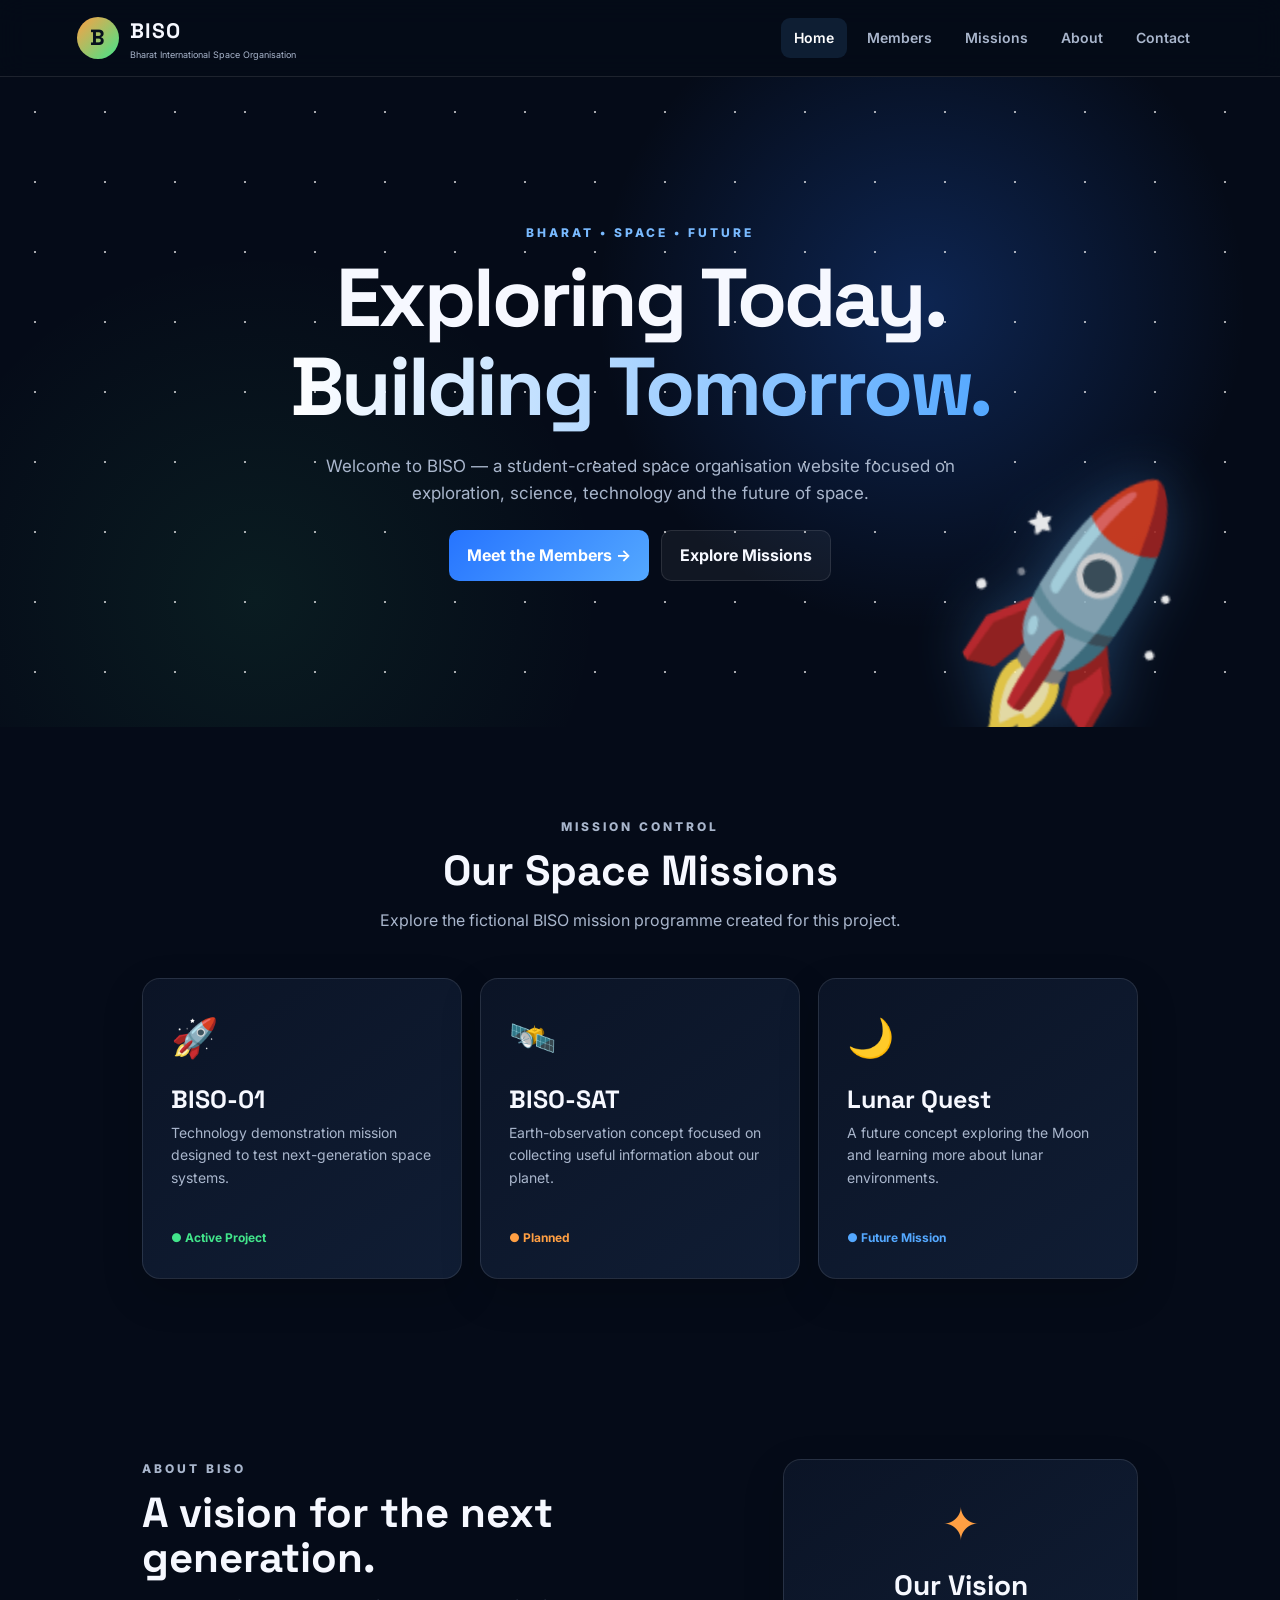
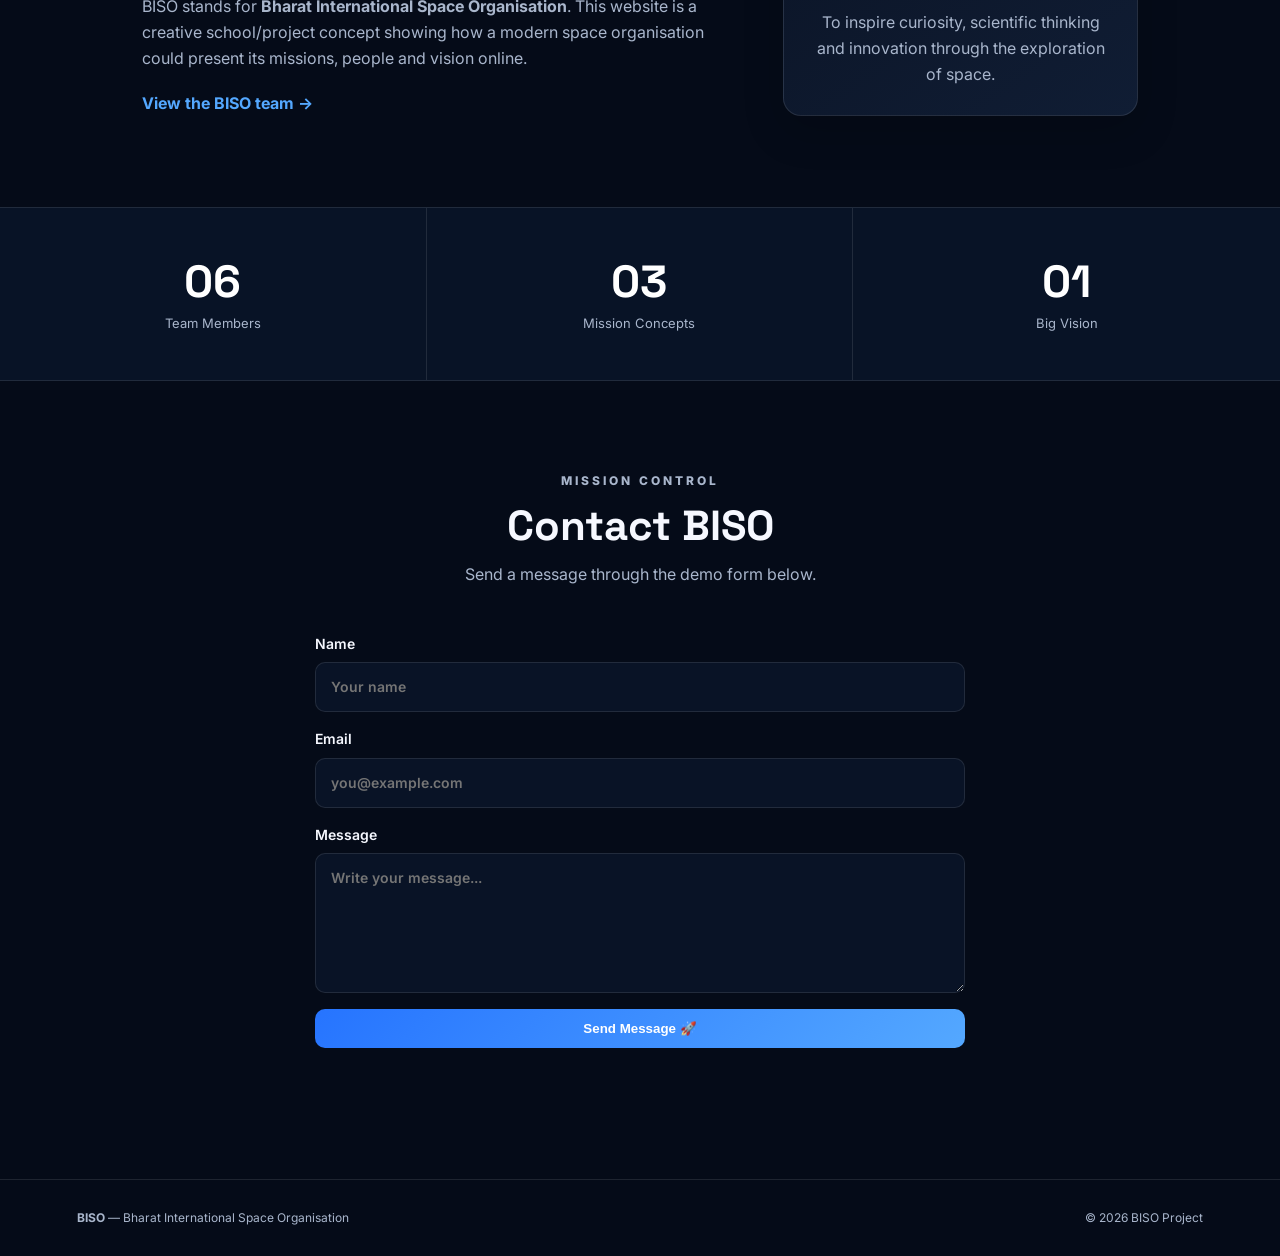
<file: index.html>
<!DOCTYPE html>
<html lang="en">
<head>
  <meta charset="UTF-8">
  <meta name="viewport" content="width=device-width, initial-scale=1.0">
  <meta name="description" content="BISO — Bharat International Space Organisation">
  <title>BISO | Bharat International Space Organisation</title>
  <link rel="stylesheet" href="style.css">
</head>
<body>
  <header class="site-header">
    <a class="brand" href="index.html" aria-label="BISO Home">
      <span class="brand-mark">B</span>
      <span><strong>BISO</strong><small>Bharat International Space Organisation</small></span>
    </a>

    <button class="menu-toggle" id="menuToggle" aria-label="Open navigation" aria-expanded="false">☰</button>

    <nav id="mainNav" class="nav">
      <a class="active" href="index.html">Home</a>
      <a href="members.html">Members</a>
      <a href="#missions">Missions</a>
      <a href="#about">About</a>
      <a href="#contact">Contact</a>
    </nav>
  </header>

  <main>
    <section class="hero">
      <div class="stars"></div>
      <div class="hero-content">
        <p class="eyebrow">BHARAT • SPACE • FUTURE</p>
        <h1>Exploring Today.<br><span>Building Tomorrow.</span></h1>
        <p class="hero-text">
          Welcome to BISO — a student-created space organisation website focused on
          exploration, science, technology and the future of space.
        </p>
        <div class="hero-actions">
          <a class="btn primary" href="members.html">Meet the Members →</a>
          <a class="btn secondary" href="#missions">Explore Missions</a>
        </div>
      </div>
      <div class="rocket" aria-hidden="true">🚀</div>
    </section>

    <section id="missions" class="section">
      <div class="section-heading">
        <p class="eyebrow">MISSION CONTROL</p>
        <h2>Our Space Missions</h2>
        <p>Explore the fictional BISO mission programme created for this project.</p>
      </div>

      <div class="cards">
        <article class="card">
          <div class="icon">🚀</div>
          <h3>BISO-01</h3>
          <p>Technology demonstration mission designed to test next-generation space systems.</p>
          <span class="status active-status">● Active Project</span>
        </article>

        <article class="card">
          <div class="icon">🛰️</div>
          <h3>BISO-SAT</h3>
          <p>Earth-observation concept focused on collecting useful information about our planet.</p>
          <span class="status planned-status">● Planned</span>
        </article>

        <article class="card">
          <div class="icon">🌙</div>
          <h3>Lunar Quest</h3>
          <p>A future concept exploring the Moon and learning more about lunar environments.</p>
          <span class="status future-status">● Future Mission</span>
        </article>
      </div>
    </section>

    <section id="about" class="section split">
      <div>
        <p class="eyebrow">ABOUT BISO</p>
        <h2>A vision for the next generation.</h2>
        <p>
          BISO stands for <strong>Bharat International Space Organisation</strong>.
          This website is a creative school/project concept showing how a modern
          space organisation could present its missions, people and vision online.
        </p>
        <a class="text-link" href="members.html">View the BISO team →</a>
      </div>
      <div class="vision-box">
        <span>✦</span>
        <h3>Our Vision</h3>
        <p>To inspire curiosity, scientific thinking and innovation through the exploration of space.</p>
      </div>
    </section>

    <section class="stats">
      <div><strong>06</strong><span>Team Members</span></div>
      <div><strong>03</strong><span>Mission Concepts</span></div>
      <div><strong>01</strong><span>Big Vision</span></div>
    </section>

    <section id="contact" class="section contact">
      <div class="section-heading">
        <p class="eyebrow">MISSION CONTROL</p>
        <h2>Contact BISO</h2>
        <p>Send a message through the demo form below.</p>
      </div>

      <form id="contactForm" class="contact-form">
        <label>Name
          <input id="name" type="text" placeholder="Your name" required>
        </label>
        <label>Email
          <input id="email" type="email" placeholder="you@example.com" required>
        </label>
        <label>Message
          <textarea id="message" rows="5" placeholder="Write your message..." required></textarea>
        </label>
        <button class="btn primary" type="submit">Send Message 🚀</button>
        <p id="formMessage" class="form-message" role="status"></p>
      </form>
    </section>
  </main>

  <footer>
    <div>
      <strong>BISO</strong> — Bharat International Space Organisation
    </div>
    <div>© <span id="year"></span> BISO Project</div>
  </footer>

  <script src="script.js"></script>
</body>
</html>
</file>
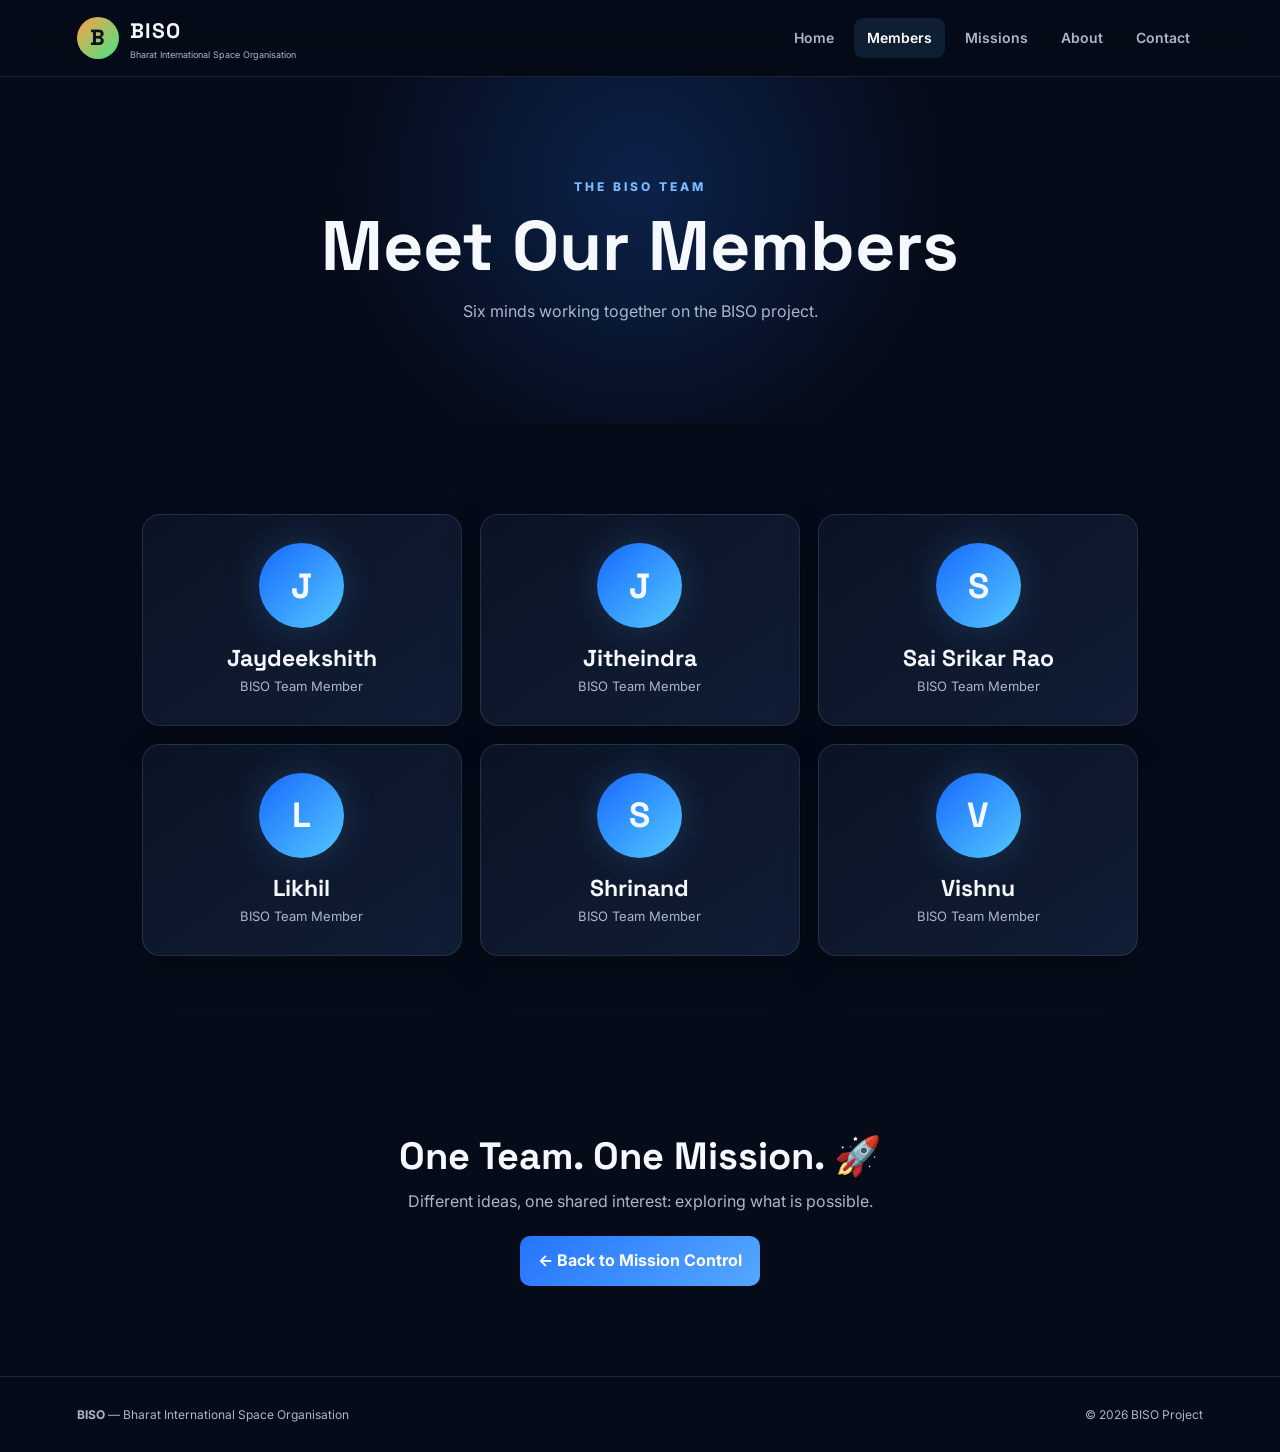
<file: members.html>
<!DOCTYPE html>
<html lang="en">
<head>
  <meta charset="UTF-8">
  <meta name="viewport" content="width=device-width, initial-scale=1.0">
  <meta name="description" content="Meet the BISO team members">
  <title>BISO | Members</title>
  <link rel="stylesheet" href="style.css">
</head>
<body>
  <header class="site-header">
    <a class="brand" href="index.html" aria-label="BISO Home">
      <span class="brand-mark">B</span>
      <span><strong>BISO</strong><small>Bharat International Space Organisation</small></span>
    </a>
    <button class="menu-toggle" id="menuToggle" aria-label="Open navigation" aria-expanded="false">☰</button>
    <nav id="mainNav" class="nav">
      <a href="index.html">Home</a>
      <a class="active" href="members.html">Members</a>
      <a href="index.html#missions">Missions</a>
      <a href="index.html#about">About</a>
      <a href="index.html#contact">Contact</a>
    </nav>
  </header>

  <main>
    <section class="page-hero">
      <p class="eyebrow">THE BISO TEAM</p>
      <h1>Meet Our Members</h1>
      <p>Six minds working together on the BISO project.</p>
    </section>

    <section class="section">
      <div class="member-grid">
        <article class="member-card"><div class="avatar">J</div><h2>Jaydeekshith</h2><p>BISO Team Member</p></article>
        <article class="member-card"><div class="avatar">J</div><h2>Jitheindra</h2><p>BISO Team Member</p></article>
        <article class="member-card"><div class="avatar">S</div><h2>Sai Srikar Rao</h2><p>BISO Team Member</p></article>
        <article class="member-card"><div class="avatar">L</div><h2>Likhil</h2><p>BISO Team Member</p></article>
        <article class="member-card"><div class="avatar">S</div><h2>Shrinand</h2><p>BISO Team Member</p></article>
        <article class="member-card"><div class="avatar">V</div><h2>Vishnu</h2><p>BISO Team Member</p></article>
      </div>
    </section>

    <section class="section team-note">
      <h2>One Team. One Mission. 🚀</h2>
      <p>Different ideas, one shared interest: exploring what is possible.</p>
      <a class="btn primary" href="index.html">← Back to Mission Control</a>
    </section>
  </main>

  <footer>
    <div><strong>BISO</strong> — Bharat International Space Organisation</div>
    <div>© <span id="year"></span> BISO Project</div>
  </footer>

  <script src="script.js"></script>
</body>
</html>
</file>
<file: style.css>
@import url('https://fonts.googleapis.com/css2?family=Inter:wght@400;500;600;700;800&family=Space+Grotesk:wght@500;600;700&display=swap');

:root{
  --bg:#050b18;
  --surface:#0b1426;
  --surface-2:#101d34;
  --text:#f6f8ff;
  --muted:#a9b6cc;
  --blue:#54a8ff;
  --blue-2:#2674ff;
  --line:rgba(255,255,255,.10);
  --green:#42e58b;
  --orange:#ff9f43;
}

*{box-sizing:border-box;margin:0;padding:0}
html{scroll-behavior:smooth}
body{font-family:Inter,Arial,sans-serif;background:var(--bg);color:var(--text);line-height:1.6}
a{color:inherit;text-decoration:none}
.site-header{position:sticky;top:0;z-index:20;display:flex;align-items:center;justify-content:space-between;padding:14px 6%;background:rgba(5,11,24,.82);backdrop-filter:blur(14px);border-bottom:1px solid var(--line)}
.brand{display:flex;align-items:center;gap:11px}
.brand-mark{display:grid;place-items:center;width:42px;height:42px;border-radius:50%;font-family:"Space Grotesk";font-weight:800;font-size:22px;background:linear-gradient(135deg,var(--orange),var(--green));color:#07101d}
.brand strong{display:block;font-family:"Space Grotesk";font-size:21px;letter-spacing:1px}
.brand small{display:block;color:var(--muted);font-size:9px;max-width:210px}
.nav{display:flex;gap:7px;align-items:center}
.nav a{padding:9px 13px;border-radius:9px;color:var(--muted);font-size:14px;font-weight:600}
.nav a:hover,.nav a.active{background:rgba(84,168,255,.12);color:#fff}
.menu-toggle{display:none;border:0;background:none;color:white;font-size:25px;cursor:pointer}

.hero{min-height:650px;position:relative;overflow:hidden;display:grid;place-items:center;padding:90px 8%;background:radial-gradient(circle at 72% 35%,rgba(39,116,255,.25),transparent 32%),radial-gradient(circle at 20% 80%,rgba(66,229,139,.08),transparent 30%),#050b18}
.stars{position:absolute;inset:0;opacity:.65;background-image:radial-gradient(#fff 1px,transparent 1px);background-size:70px 70px}
.hero-content{position:relative;z-index:2;max-width:760px;text-align:center}
.eyebrow{color:#79baff;font-size:12px;font-weight:800;letter-spacing:3px;margin-bottom:12px}
h1,h2,h3{font-family:"Space Grotesk",sans-serif;line-height:1.08}
.hero h1{font-size:clamp(45px,7vw,82px);letter-spacing:-3px}
.hero h1 span{background:linear-gradient(90deg,#fff,var(--blue));-webkit-background-clip:text;background-clip:text;color:transparent}
.hero-text{max-width:650px;margin:22px auto;color:var(--muted);font-size:17px}
.hero-actions{display:flex;justify-content:center;gap:12px;flex-wrap:wrap}
.btn{display:inline-flex;justify-content:center;align-items:center;padding:12px 18px;border-radius:10px;font-weight:700;border:1px solid var(--line);transition:.2s;cursor:pointer}
.btn:hover{transform:translateY(-2px)}
.btn.primary{background:linear-gradient(135deg,var(--blue-2),var(--blue));color:white;border:0}
.btn.secondary{background:rgba(255,255,255,.05)}
.rocket{position:absolute;right:6%;bottom:-50px;font-size:210px;transform:rotate(-12deg);filter:drop-shadow(0 0 30px rgba(84,168,255,.35));opacity:.9}

.section{max-width:1150px;margin:auto;padding:90px 6%}
.section-heading{text-align:center;max-width:700px;margin:0 auto 45px}
.section-heading h2,.split h2{font-size:42px;margin-bottom:14px}
.section-heading p,.split p{color:var(--muted)}
.cards{display:grid;grid-template-columns:repeat(3,1fr);gap:18px}
.card,.member-card,.vision-box{background:linear-gradient(145deg,var(--surface),var(--surface-2));border:1px solid var(--line);border-radius:18px;padding:28px;box-shadow:0 15px 40px rgba(0,0,0,.18)}
.card{transition:.2s}
.card:hover,.member-card:hover{transform:translateY(-6px);border-color:rgba(84,168,255,.35)}
.icon{font-size:38px;margin-bottom:18px}
.card h3{font-size:25px;margin-bottom:9px}
.card p{color:var(--muted);font-size:14px;min-height:90px}
.status{display:inline-block;margin-top:16px;font-size:12px;font-weight:700}
.active-status{color:var(--green)}
.planned-status{color:var(--orange)}
.future-status{color:var(--blue)}
.split{display:grid;grid-template-columns:1.25fr .75fr;gap:50px;align-items:center}
.text-link{display:inline-block;margin-top:20px;color:var(--blue);font-weight:700}
.vision-box{text-align:center}
.vision-box span{font-size:45px;color:var(--orange)}
.vision-box h3{font-size:28px;margin:10px}
.stats{display:grid;grid-template-columns:repeat(3,1fr);background:#081326;border-top:1px solid var(--line);border-bottom:1px solid var(--line)}
.stats div{text-align:center;padding:45px 20px;border-right:1px solid var(--line)}
.stats div:last-child{border-right:0}
.stats strong{display:block;font:700 45px "Space Grotesk";color:#fff}
.stats span{color:var(--muted);font-size:13px}
.contact-form{max-width:650px;margin:auto;display:grid;gap:16px}
.contact-form label{display:grid;gap:7px;font-weight:600;font-size:14px}
input,textarea{width:100%;padding:13px 15px;border-radius:10px;border:1px solid var(--line);background:#091326;color:white;font:inherit;outline:none}
input:focus,textarea:focus{border-color:var(--blue)}
.form-message{min-height:25px;color:var(--green);font-weight:600}
.page-hero{text-align:center;padding:100px 6%;background:radial-gradient(circle at 50% 30%,rgba(39,116,255,.22),transparent 45%),#050b18}
.page-hero h1{font-size:clamp(45px,7vw,70px);margin-bottom:15px}
.page-hero p:last-child{color:var(--muted)}
.member-grid{display:grid;grid-template-columns:repeat(3,1fr);gap:18px}
.member-card{text-align:center}
.avatar{width:85px;height:85px;margin:0 auto 18px;border-radius:50%;display:grid;place-items:center;font:700 35px "Space Grotesk";background:linear-gradient(135deg,#1769ff,#53c8ff);box-shadow:0 0 35px rgba(84,168,255,.2)}
.member-card h2{font-size:23px}
.member-card p{color:var(--muted);margin-top:5px;font-size:13px}
.team-note{text-align:center}
.team-note h2{font-size:38px;margin-bottom:12px}
.team-note p{color:var(--muted);margin-bottom:22px}
footer{display:flex;justify-content:space-between;gap:20px;flex-wrap:wrap;padding:28px 6%;border-top:1px solid var(--line);color:var(--muted);font-size:12px}

@media(max-width:800px){
  .menu-toggle{display:block}
  .nav{display:none;position:absolute;top:71px;left:0;right:0;padding:15px 6%;background:#071021;border-bottom:1px solid var(--line);flex-direction:column;align-items:stretch}
  .nav.open{display:flex}
  .nav a{text-align:center}
  .hero{min-height:620px;padding:80px 6%}
  .rocket{font-size:120px;right:5%;bottom:15px;opacity:.35}
  .cards,.member-grid{grid-template-columns:1fr}
  .split{grid-template-columns:1fr}
  .stats{grid-template-columns:1fr}
  .stats div{border-right:0;border-bottom:1px solid var(--line)}
  .stats div:last-child{border-bottom:0}
  .section-heading h2,.split h2{font-size:34px}
}
</file>
